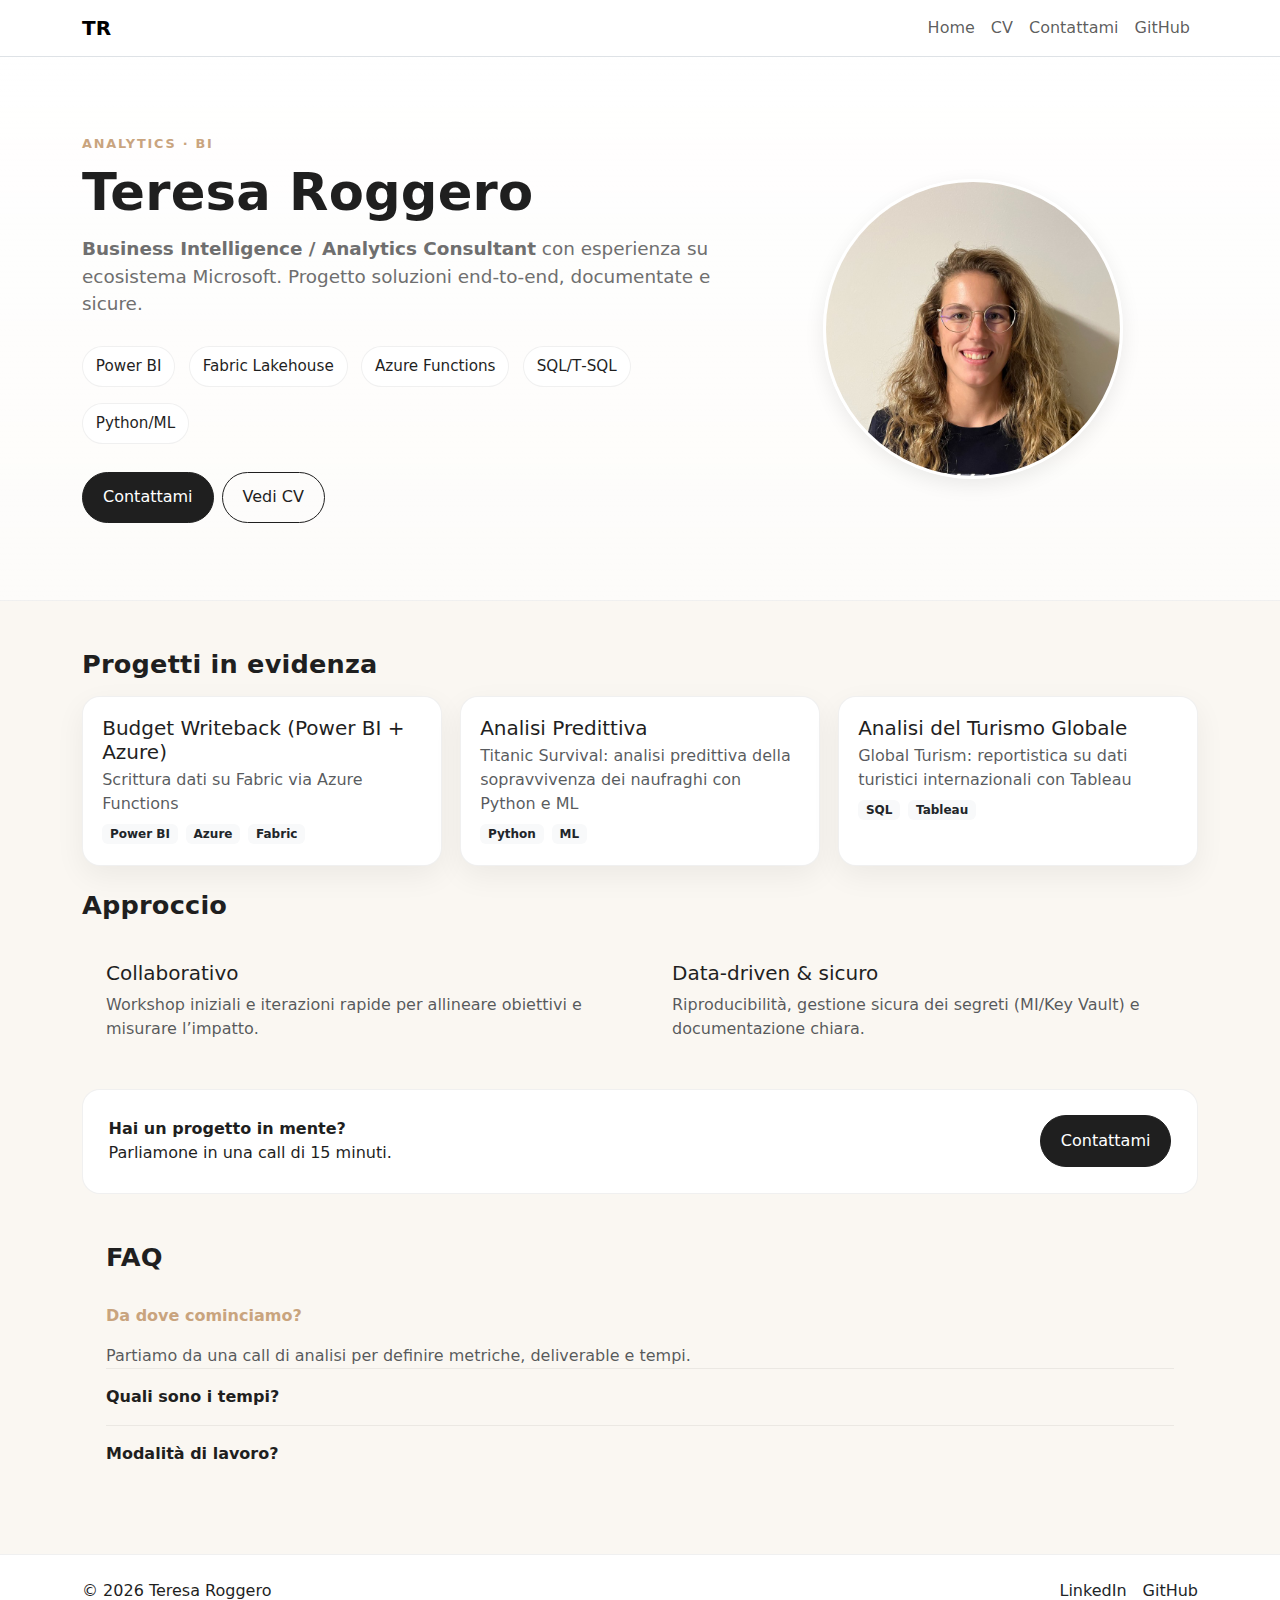
<file: index.html>
<!doctype html>
<html lang="it">
  <head>
    <title>Teresa Roggero — Portfolio & Analytics</title>
    <meta charset="utf-8" />
    <meta name="viewport" content="width=device-width, initial-scale=1" />
    <meta name="description" content="Portfolio di Teresa Roggero — Power BI, Microsoft Fabric, Azure, ML." />
    <meta property="og:type" content="website" />
    <meta property="og:image" content="assets/img/profile.jpeg" />
    <link rel="icon" type="image/png" sizes="32x32" href="assets/img/favicon-32.png" />
    <link href="https://cdn.jsdelivr.net/npm/bootstrap@5.3.2/dist/css/bootstrap.min.css" rel="stylesheet" crossorigin="anonymous">
    <link rel="stylesheet" href="assets/css/styles.css" />
   

    <meta property="og:title" content="Teresa Roggero — Portfolio & Analytics" />
    <meta property="og:description" content="Progetti, approccio e contatti." />
  </head>
  <body>
  <nav class="navbar navbar-expand-lg bg-white navbar-light sticky-top border-bottom">
    <div class="container">
      <a class="navbar-brand fw-bold" href="index.html">TR</a>
      <button class="navbar-toggler" type="button" data-bs-toggle="collapse" data-bs-target="#nav" aria-controls="nav" aria-expanded="false" aria-label="Toggle navigation">
        <span class="navbar-toggler-icon"></span>
      </button>
      <div class="collapse navbar-collapse" id="nav">
        <ul class="navbar-nav ms-auto mb-2 mb-lg-0">
          <li class="nav-item"><a class="nav-link" href="index.html">Home</a></li>
          <li class="nav-item"><a class="nav-link" href="cv.html">CV</a></li>
          <li class="nav-item"><a class="nav-link" href="contact.html">Contattami</a></li>
          <li class="nav-item"><a class="nav-link" href="https://github.com/" target="_blank" rel="noopener">GitHub</a></li>
        </ul>
      </div>
    </div>
  </nav>
    <header class="hero">
      <div class="container">
        <div class="row align-items-center gy-4">
          <div class="col-lg-7">
            <div class="hero-eyebrow">Analytics · BI </div>
            <h1 class="hero-title mb-3">Teresa Roggero</h1>
            <p class="hero-sub mb-4"><strong> Business Intelligence / Analytics Consultant</strong> con esperienza su ecosistema Microsoft. Progetto soluzioni end‑to‑end, documentate e sicure.</p>
            <div class="d-flex gap-2 flex-wrap chips">
              <span class="chip">Power BI</span>
              <span class="chip">Fabric Lakehouse</span>
              <span class="chip">Azure Functions</span>
              <span class="chip">SQL/T‑SQL</span>
              <span class="chip">Python/ML</span>
            </div>
            <div class="mt-4 d-flex gap-2">
              <a class="btn" href="contact.html">Contattami</a>
              <a class="btn-outline" href="cv.html">Vedi CV</a>
            </div>
          </div>
          <div class="col-lg-5 text-center">
            <img src="assets/img/profile.jpeg" alt="Foto profilo" class="cv-header-photo" />
          </div>
        </div>
      </div>
    </header>

    <main class="container my-5">
      <section class="mb-4">
        <h2 class="section-title">Progetti in evidenza</h2>
        <div class="grid-fluid">
          <article class="project-card">
          
            <div class="project-body">
              <h3 class="h5 mb-1">Budget Writeback (Power BI + Azure)</h3>
              <p class="mb-2 text-muted">Scrittura dati su Fabric via Azure Functions</p>
              <div class="d-flex gap-2 flex-wrap">
                <span class="badge text-bg-light text-dark">Power BI</span>
                <span class="badge text-bg-light text-dark">Azure</span>
                <span class="badge text-bg-light text-dark">Fabric</span>
              </div>
            </div>
          </article>
          <article class="project-card">
         
            <div class="project-body">
              <h3 class="h5 mb-1">Analisi Predittiva</h3>
              <p class="mb-2 text-muted">Titanic Survival: analisi predittiva della sopravvivenza dei naufraghi con Python e ML</p>
              <div class="d-flex gap-2 flex-wrap">
                <span class="badge text-bg-light text-dark">Python</span>
                <span class="badge text-bg-light text-dark">ML</span>
                
              </div>
            </div>
          </article>
          <article class="project-card">
            
            <div class="project-body">
              <h3 class="h5 mb-1">Analisi del Turismo Globale</h3>
              <p class="mb-2 text-muted">Global Turism: reportistica su dati turistici internazionali con Tableau</p>
              <div class="d-flex gap-2 flex-wrap">
                <span class="badge text-bg-light text-dark">SQL</span>
                <span class="badge text-bg-light text-dark">Tableau</span>
              </div>
            </div>
          </article>
        </div>
      </section>

      <section class="mb-4">
        <h2 class="section-title">Approccio</h2>
        <div class="row g-3">
          <div class="col-lg-6"><div class="card-soft p-4 h-100"><h3 class="h5">Collaborativo</h3><p class="mb-0 text-muted">Workshop iniziali e iterazioni rapide per allineare obiettivi e misurare l’impatto.</p></div></div>
          <div class="col-lg-6"><div class="card-soft p-4 h-100"><h3 class="h5">Data‑driven & sicuro</h3><p class="mb-0 text-muted">Riproducibilità, gestione sicura dei segreti (MI/Key Vault) e documentazione chiara.</p></div></div>
        </div>
      </section>

      <section class="mb-4">
        <div class="banner-cta">
          <div><strong>Hai un progetto in mente?</strong><br/>Parliamone in una call di 15 minuti.</div>
          <a class="btn" href="contact.html">Contattami</a>
        </div>
      </section>

      <section class="faq card-soft p-4">
        <h2 class="section-title">FAQ</h2>
        <details class="item" open>
          <summary>Da dove cominciamo?</summary>
          <div class="text-muted">Partiamo da una call di analisi per definire metriche, deliverable e tempi.</div>
        </details>
        <details class="item">
          <summary>Quali sono i tempi?</summary>
          <div class="text-muted">Dipende dalla complessità; i pacchetti tipici variano da 2 a 6 settimane.</div>
        </details>
        <details class="item">
          <summary>Modalità di lavoro?</summary>
          <div class="text-muted">Interazioni brevi, demo periodiche, repo/versioning e handover documentato.</div>
        </details>
      </section>
    </main>
  <footer class="footer py-4 mt-5">
    <div class="container d-flex flex-column flex-md-row justify-content-between align-items-center">
      <p class="mb-0">© <span id="year"></span> Teresa Roggero</p>
      <div class="d-flex gap-3">
        <a href="https://www.linkedin.com/in/teresa-roggero-2629891a9/" target="_blank" rel="noopener" class="link-dark">LinkedIn</a>
        <a href="https://github.com/roggeroteresa-prog" target="_blank" rel="noopener" class="link-dark">GitHub</a>
        
      </div>
    </div>
    <script>document.getElementById('year').textContent = new Date().getFullYear();</script>
  </footer>
    <script src="https://cdn.jsdelivr.net/npm/bootstrap@5.3.2/dist/js/bootstrap.bundle.min.js" crossorigin="anonymous"></script>
    <script src="assets/js/main.js"></script>
  </body>
</html>
</file>
<file: assets/css/styles.css>
:root{
  --bg:#faf7f2; --card:#ffffff; --ink:#1f1f1f; --muted:#6f6f6f; --accent:#c9a47e; --border:rgba(0,0,0,.06); --radius:18px;
}
body{ background:var(--bg); color:var(--ink); }
a{ color:inherit; text-decoration:none; }
a:hover{ opacity:.9; }
.navbar{ background:#fff; border-bottom:1px solid var(--border); }
.btn{ background: var(--ink); color:#fff; border-radius:999px; padding:.8rem 1.25rem; border:1px solid var(--ink); }
.btn-outline{ background: transparent; color: var(--ink); border:1px solid var(--ink); border-radius:999px; padding:.8rem 1.25rem; }
.btn:hover,.btn-outline:hover{ transform:translateY(-1px); }
.hero{ padding: clamp(3rem, 6vw, 7rem) 0; background: linear-gradient(180deg,#fff,rgba(255,255,255,.6)); border-bottom:1px solid var(--border); }
.hero-eyebrow{ color:var(--accent); text-transform:uppercase; letter-spacing:.14em; font-weight:700; font-size:.8rem; margin-bottom:.75rem; }
.hero-title{ font-weight:900; letter-spacing:.2px; line-height:1.06; font-size: clamp(2rem, 4.5vw, 3.2rem); }
.hero-sub{ color:var(--muted); font-size:1.15rem; max-width:54ch; }
.chips .chip{ display:inline-flex; align-items:center; background:#fff; border:1px solid var(--border); padding:.5rem .8rem; border-radius:999px; margin:.25rem .35rem .25rem 0; font-size:.95rem; }
.section-title{ font-weight:800; letter-spacing:.2px; margin-bottom:1rem; font-size: clamp(1.25rem, 2.5vw, 1.6rem); }
.project-card{ overflow:hidden; transition:transform .2s ease, box-shadow .2s ease; background:var(--card); border:1px solid var(--border); border-radius:var(--radius); box-shadow:0 10px 30px rgba(0,0,0,.06); }
.project-card:hover{ transform:translateY(-2px); box-shadow:0 14px 36px rgba(0,0,0,.08); }
.project-media img{ width:100%; height:100%; object-fit:cover; display:block; }
.project-body{ padding:1.2rem 1.2rem 1.3rem; }
.grid-fluid{ display:grid; grid-template-columns: repeat(auto-fit, minmax(280px,1fr)); gap: clamp(.8rem, 1.4vw, 1.2rem); }
.banner-cta{ background:#fff; border:1px solid var(--border); border-radius:var(--radius); padding: clamp(1.2rem, 2vw, 1.6rem); display:flex; align-items:center; justify-content:space-between; flex-wrap:wrap; gap:1rem; }
.faq .item + .item{ border-top:1px solid var(--border); }
.faq summary{ cursor:pointer; list-style:none; padding:1rem 0; font-weight:700; }
.faq summary::-webkit-details-marker{ display:none; }
.faq details[open] summary{ color:var(--accent); }
.footer{ background:#fff; border-top:1px solid var(--border); }
/* CV helpers */

.cv-header-photo{width: clamp(300px, 22vw, 500px);  border-radius:50%; object-fit:cover; box-shadow:0 6px 20px rgba(0,0,0,.08); border:3px solid #fff; }
.cv-kicker{ color:var(--accent); font-weight:700; text-transform:uppercase; font-size:.8rem; letter-spacing:.12em; }
.cv-gdpr{ font-size:.92rem; color:var(--muted); }
.cv-list{ list-style:none; padding-left:0; }
.cv-list li+li{ margin-top:.5rem; }
</file>
